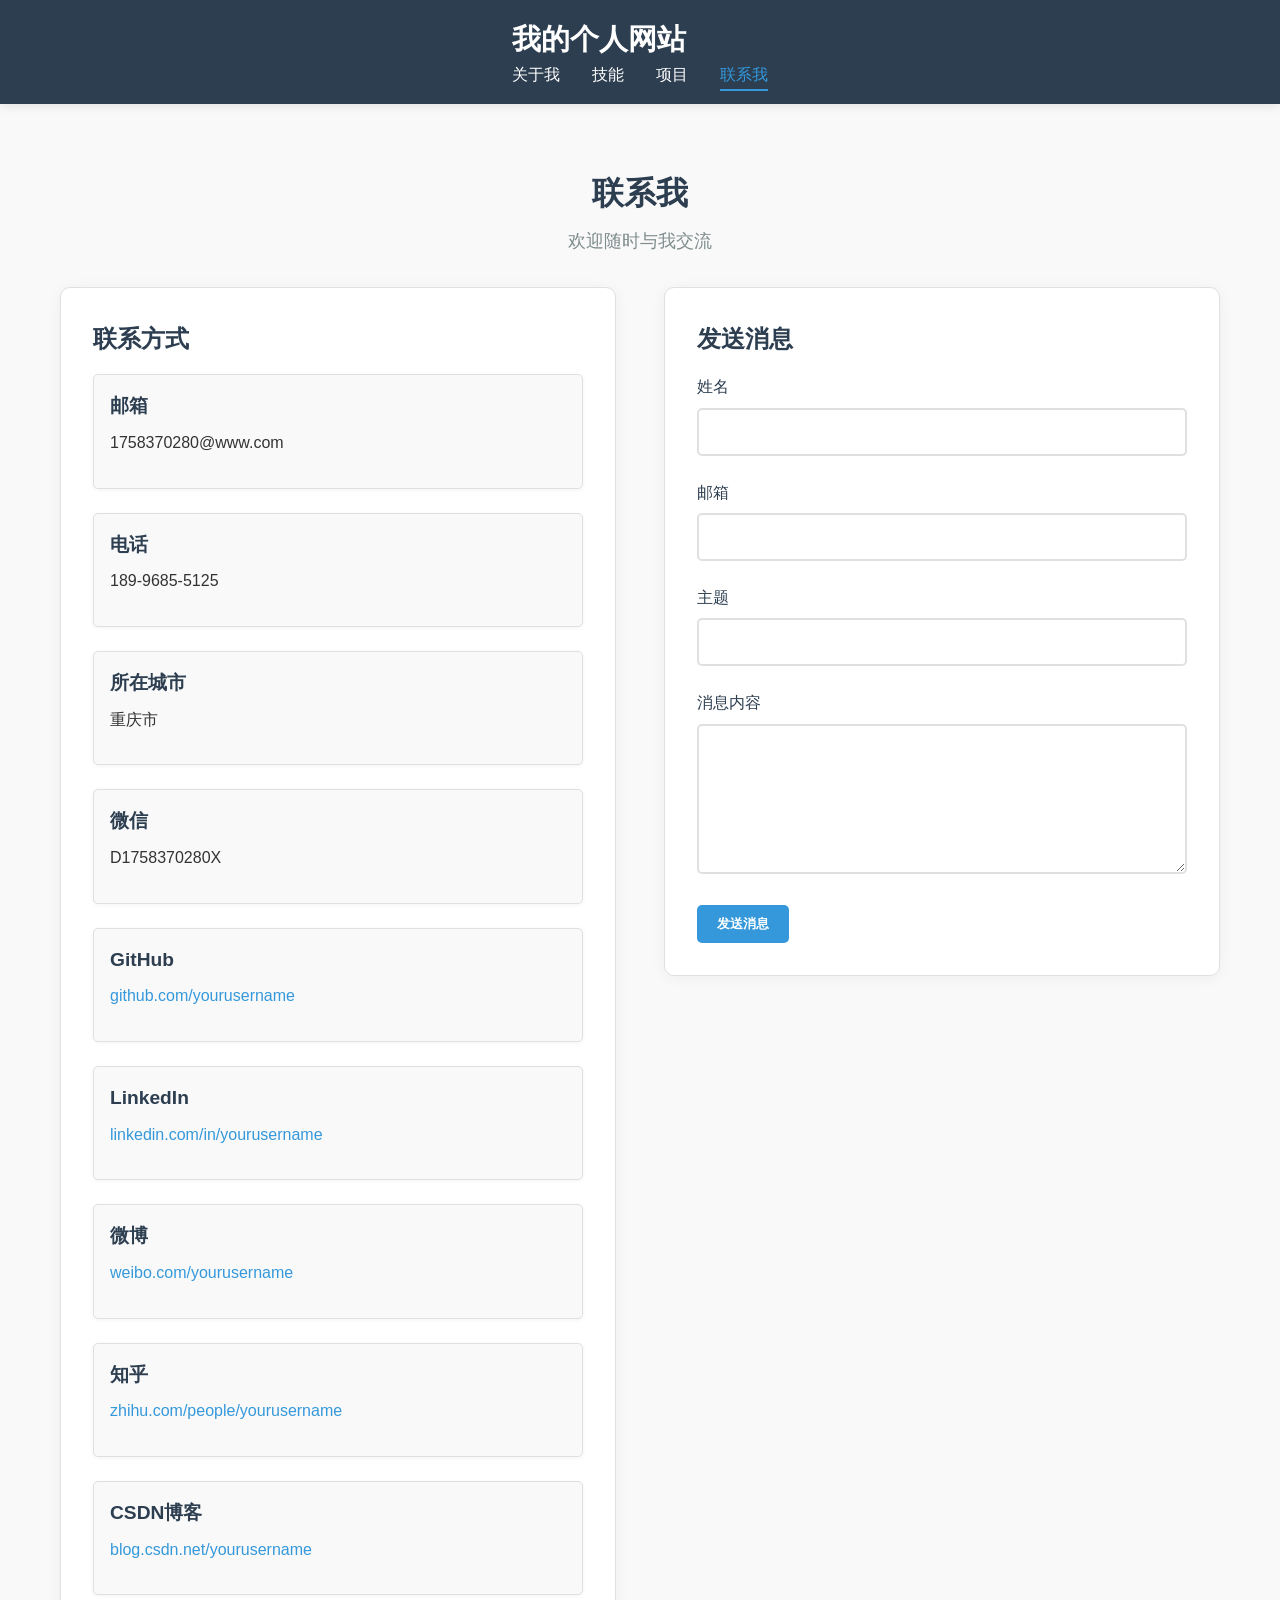
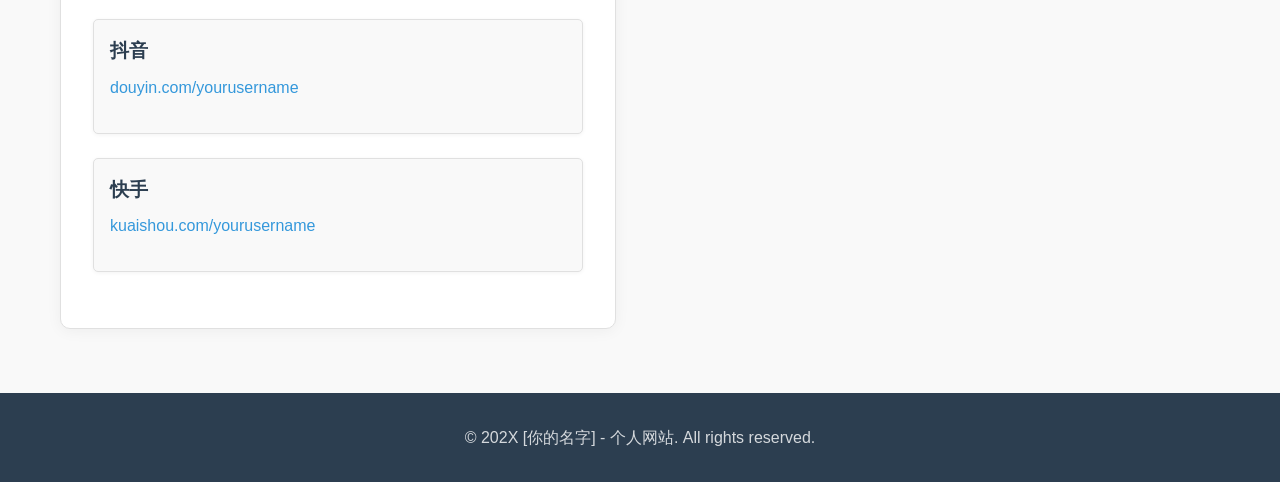
<file: contact.html>
<!DOCTYPE html>
<html lang="zh-CN">
  <head>
    <meta charset="UTF-8" />
    <meta name="viewport" content="width=device-width, initial-scale=1.0" />
    <title>个人网站 - 联系我</title>
    <link rel="stylesheet" href="style.css" />
  </head>
  <body>
    <!-- 导航栏 -->
    <header>
      <nav>
        <div class="container">
          <div class="logo">
            <h1>我的个人网站</h1>
          </div>
          <ul class="nav-links">
            <li><a href="index.html">关于我</a></li>
            <li><a href="skills.html">技能</a></li>
            <li><a href="projects.html">项目</a></li>
            <li><a href="contact.html" class="active">联系我</a></li>
          </ul>
        </div>
      </nav>
    </header>

    <!-- 主要内容 -->
    <main>
      <section class="contact">
        <div class="container">
          <h2>联系我</h2>
          <p class="subtitle">欢迎随时与我交流</p>

          <div class="contact-grid">
            <!-- 联系信息 -->
            <div class="contact-info">
              <h3>联系方式</h3>
              <div class="contact-item">
                <h4>邮箱</h4>
                <p>1758370280@www.com</p>
              </div>
              <div class="contact-item">
                <h4>电话</h4>
                <p>189-9685-5125</p>
              </div>
              <div class="contact-item">
                <h4>所在城市</h4>
                <p>重庆市</p>
              </div>
              <div class="contact-item">
                <h4>微信</h4>
                <p>D1758370280X</p>
              </div>
              <div class="contact-item">
                <h4>GitHub</h4>
                <p>
                  <a href="#" class="contact-link">github.com/yourusername</a>
                </p>
              </div>
              <div class="contact-item">
                <h4>LinkedIn</h4>
                <p>
                  <a href="#" class="contact-link"
                    >linkedin.com/in/yourusername</a
                  >
                </p>
              </div>
              <div class="contact-item">
                <h4>微博</h4>
                <p>
                  <a href="#" class="contact-link">weibo.com/yourusername</a>
                </p>
              </div>
              <div class="contact-item">
                <h4>知乎</h4>
                <p>
                  <a href="#" class="contact-link"
                    >zhihu.com/people/yourusername</a
                  >
                </p>
              </div>
              <div class="contact-item">
                <h4>CSDN博客</h4>
                <p>
                  <a href="#" class="contact-link"
                    >blog.csdn.net/yourusername</a
                  >
                </p>
              </div>
              <div class="contact-item">
                <h4>抖音</h4>
                <p>
                  <a href="#" class="contact-link"
                    >douyin.com/yourusername</a
                  >
                </p>
              </div>
              <div class="contact-item">
                <h4>快手</h4>
                <p>
                  <a href="#" class="contact-link"
                    >kuaishou.com/yourusername</a
                  >
                </p>
              </div>
            </div>

            <!-- 联系表单 -->
            <div class="contact-form">
              <h3>发送消息</h3>
              <form>
                <div class="form-group">
                  <label for="name">姓名</label>
                  <input type="text" id="name" name="name" required />
                </div>
                <div class="form-group">
                  <label for="email">邮箱</label>
                  <input type="email" id="email" name="email" required />
                </div>
                <div class="form-group">
                  <label for="subject">主题</label>
                  <input type="text" id="subject" name="subject" required />
                </div>
                <div class="form-group">
                  <label for="message">消息内容</label>
                  <textarea
                    id="message"
                    name="message"
                    rows="6"
                    required
                  ></textarea>
                </div>
                <button type="submit" class="btn">发送消息</button>
              </form>
            </div>
          </div>
        </div>
      </section>
    </main>

    <!-- 页脚 -->
    <footer>
      <div class="container">
        <p>&copy; 202X [你的名字] - 个人网站. All rights reserved.</p>
      </div>
    </footer>
  </body>
</html>
</file>
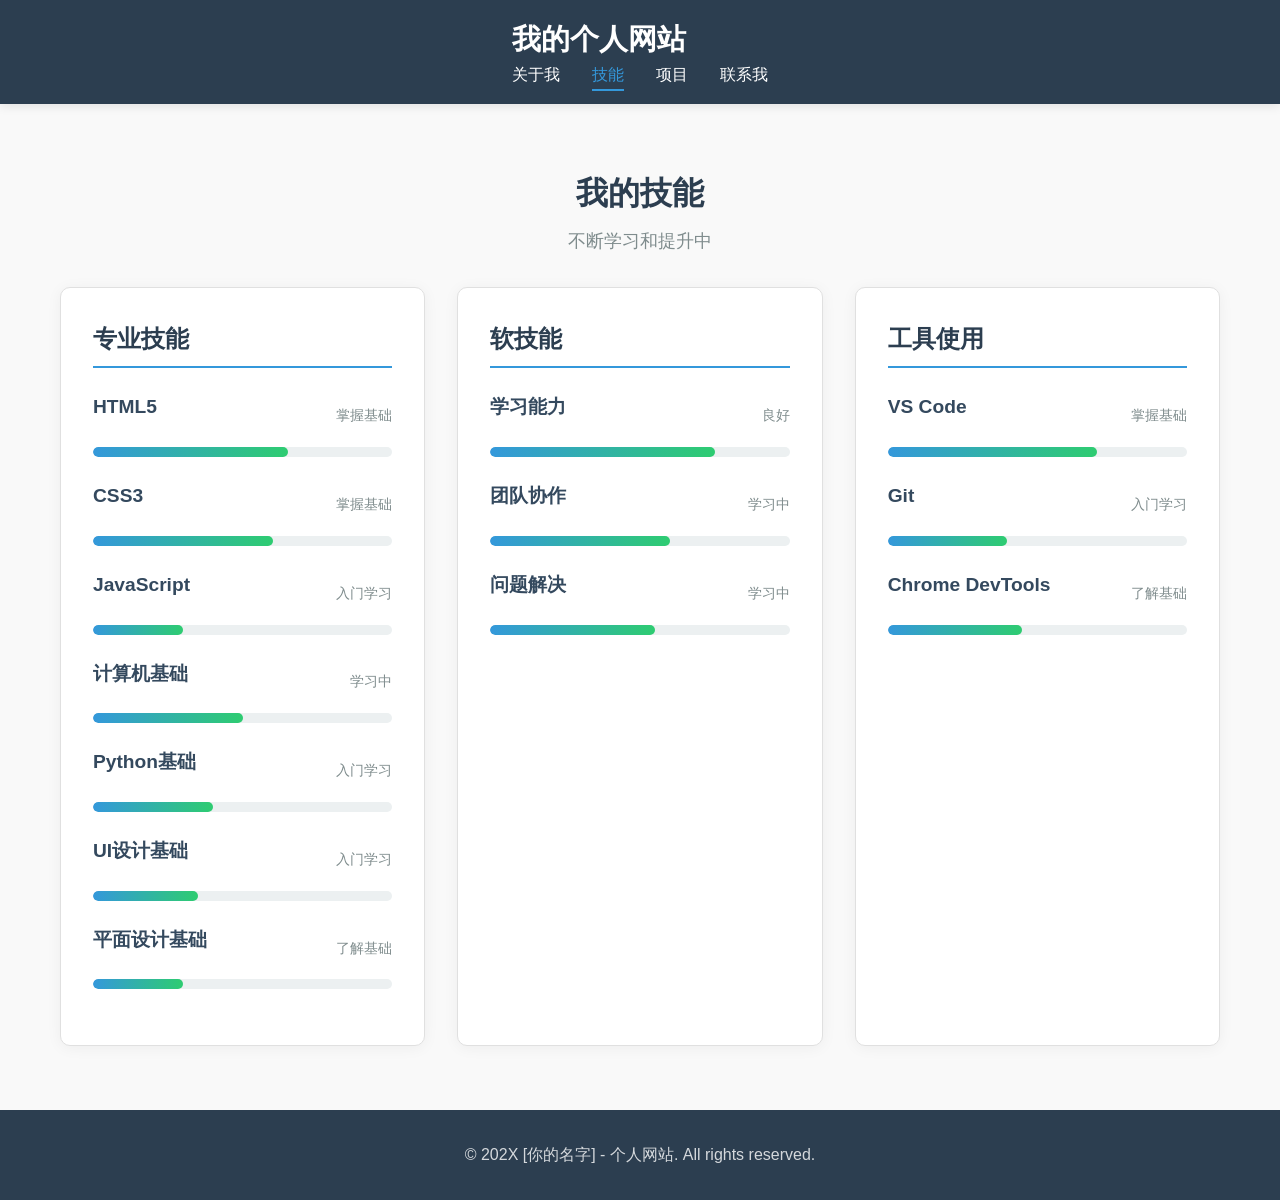
<file: skills.html>
<!DOCTYPE html>
<html lang="zh-CN">
<head>
    <meta charset="UTF-8">
    <meta name="viewport" content="width=device-width, initial-scale=1.0">
    <title>个人网站 - 技能</title>
    <link rel="stylesheet" href="style.css">
</head>
<body>
    <!-- 导航栏 -->
    <header>
        <nav>
            <div class="container">
                <div class="logo">
                    <h1>我的个人网站</h1>
                </div>
                <ul class="nav-links">
                    <li><a href="index.html">关于我</a></li>
                    <li><a href="skills.html" class="active">技能</a></li>
                    <li><a href="projects.html">项目</a></li>
                    <li><a href="contact.html">联系我</a></li>
                </ul>
            </div>
        </nav>
    </header>

    <!-- 主要内容 -->
    <main>
        <section class="skills">
            <div class="container">
                <h2>我的技能</h2>
                <p class="subtitle">不断学习和提升中</p>
                
                <div class="skills-grid">
                    <!-- 专业技能 -->
                    <div class="skill-category">
                        <h3>专业技能</h3>
                        <div class="skill-item">
                            <div class="skill-header">
                                <h4>HTML5</h4>
                                <span class="skill-level">掌握基础</span>
                            </div>
                            <div class="skill-bar">
                                <div class="skill-progress" style="width: 65%;"></div>
                            </div>
                        </div>
                        
                        <div class="skill-item">
                            <div class="skill-header">
                                <h4>CSS3</h4>
                                <span class="skill-level">掌握基础</span>
                            </div>
                            <div class="skill-bar">
                                <div class="skill-progress" style="width: 60%;"></div>
                            </div>
                        </div>
                        
                        <div class="skill-item">
                            <div class="skill-header">
                                <h4>JavaScript</h4>
                                <span class="skill-level">入门学习</span>
                            </div>
                            <div class="skill-bar">
                                <div class="skill-progress" style="width: 30%;"></div>
                            </div>
                        </div>
                        
                        <div class="skill-item">
                            <div class="skill-header">
                                <h4>计算机基础</h4>
                                <span class="skill-level">学习中</span>
                            </div>
                            <div class="skill-bar">
                                <div class="skill-progress" style="width: 50%;"></div>
                            </div>
                        </div>
                        
                        <div class="skill-item">
                            <div class="skill-header">
                                <h4>Python基础</h4>
                                <span class="skill-level">入门学习</span>
                            </div>
                            <div class="skill-bar">
                                <div class="skill-progress" style="width: 40%;"></div>
                            </div>
                        </div>
                        
                        <div class="skill-item">
                            <div class="skill-header">
                                <h4>UI设计基础</h4>
                                <span class="skill-level">入门学习</span>
                            </div>
                            <div class="skill-bar">
                                <div class="skill-progress" style="width: 35%;"></div>
                            </div>
                        </div>
                        
                        <div class="skill-item">
                            <div class="skill-header">
                                <h4>平面设计基础</h4>
                                <span class="skill-level">了解基础</span>
                            </div>
                            <div class="skill-bar">
                                <div class="skill-progress" style="width: 30%;"></div>
                            </div>
                        </div>
                    </div>
                    
                    <!-- 软技能 -->
                    <div class="skill-category">
                        <h3>软技能</h3>
                        <div class="skill-item">
                            <div class="skill-header">
                                <h4>学习能力</h4>
                                <span class="skill-level">良好</span>
                            </div>
                            <div class="skill-bar">
                                <div class="skill-progress" style="width: 75%;"></div>
                            </div>
                        </div>
                        
                        <div class="skill-item">
                            <div class="skill-header">
                                <h4>团队协作</h4>
                                <span class="skill-level">学习中</span>
                            </div>
                            <div class="skill-bar">
                                <div class="skill-progress" style="width: 60%;"></div>
                            </div>
                        </div>
                        
                        <div class="skill-item">
                            <div class="skill-header">
                                <h4>问题解决</h4>
                                <span class="skill-level">学习中</span>
                            </div>
                            <div class="skill-bar">
                                <div class="skill-progress" style="width: 55%;"></div>
                            </div>
                        </div>
                    </div>
                    
                    <!-- 工具使用 -->
                    <div class="skill-category">
                        <h3>工具使用</h3>
                        <div class="skill-item">
                            <div class="skill-header">
                                <h4>VS Code</h4>
                                <span class="skill-level">掌握基础</span>
                            </div>
                            <div class="skill-bar">
                                <div class="skill-progress" style="width: 70%;"></div>
                            </div>
                        </div>
                        
                        <div class="skill-item">
                            <div class="skill-header">
                                <h4>Git</h4>
                                <span class="skill-level">入门学习</span>
                            </div>
                            <div class="skill-bar">
                                <div class="skill-progress" style="width: 40%;"></div>
                            </div>
                        </div>
                        
                        <div class="skill-item">
                            <div class="skill-header">
                                <h4>Chrome DevTools</h4>
                                <span class="skill-level">了解基础</span>
                            </div>
                            <div class="skill-bar">
                                <div class="skill-progress" style="width: 45%;"></div>
                            </div>
                        </div>
                    </div>
                </div>
            </div>
        </section>
    </main>

    <!-- 页脚 -->
    <footer>
        <div class="container">
            <p>&copy; 202X [你的名字] - 个人网站. All rights reserved.</p>
        </div>
    </footer>
</body>
</html>
</file>
<file: style.css>
/* 全局样式重置和基础设置 */
* {
    margin: 0;
    padding: 0;
    box-sizing: border-box;
}

body {
    font-family: 'Arial', sans-serif;
    line-height: 1.6;
    color: #333;
    background-color: #f4f4f4;
}

.container {
    max-width: 1200px;
    margin: 0 auto;
    padding: 0 20px;
}

/* 通用网格容器样式 */
.grid {
    display: grid;
    gap: 2rem;
    margin-top: 2rem;
}

.grid-1 {
    grid-template-columns: 1fr;
}

.grid-2 {
    grid-template-columns: 1fr 1fr;
}

.grid-3 {
    grid-template-columns: 1fr 1fr 1fr;
}

.grid-4 {
    grid-template-columns: repeat(4, 1fr);
}

/* 响应式网格 */
.grid-auto {
    display: grid;
    grid-template-columns: repeat(auto-fit, minmax(300px, 1fr));
    gap: 2rem;
    margin-top: 2rem;
}

/* 标题样式 */
h1, h2, h3, h4 {
    font-weight: 600;
    margin-bottom: 1rem;
    color: #2c3e50;
}

h1 {
    font-size: 2.5rem;
}

h2 {
    font-size: 2rem;
    text-align: center;
    margin-bottom: 0.5rem;
}

h3 {
    font-size: 1.5rem;
}

h4 {
    font-size: 1.2rem;
    color: #34495e;
}

/* 段落样式 */
p {
    margin-bottom: 1rem;
}

/* 链接样式 */
a {
    color: #3498db;
    text-decoration: none;
    transition: color 0.3s ease;
}

a:hover {
    color: #2980b9;
}

/* 按钮样式 */
.btn {
    display: inline-block;
    background-color: #3498db;
    color: white;
    padding: 10px 20px;
    border-radius: 5px;
    text-decoration: none;
    transition: all 0.3s ease;
    font-weight: 600;
    border: none;
    cursor: pointer;
}

.btn:hover {
    background-color: #2980b9;
    transform: translateY(-2px);
    box-shadow: 0 4px 8px rgba(0, 0, 0, 0.1);
}

/* 副标题样式 */
.subtitle {
    text-align: center;
    color: #7f8c8d;
    margin-bottom: 2rem;
    font-size: 1.1rem;
}

/* 导航栏样式 */
header {
    background-color: #2c3e50;
    color: white;
    padding: 1rem 0;
    position: sticky;
    top: 0;
    z-index: 1000;
    box-shadow: 0 2px 10px rgba(0, 0, 0, 0.1);
}

nav {
    display: flex;
    justify-content: space-between;
    align-items: center;
}

.logo h1 {
    color: white;
    font-size: 1.8rem;
    margin: 0;
}

.nav-links {
    list-style: none;
    display: flex;
    gap: 2rem;
}

.nav-links li a {
    color: white;
    text-decoration: none;
    font-weight: 500;
    transition: all 0.3s ease;
    padding: 0.5rem 0;
    position: relative;
}

.nav-links li a:hover,
.nav-links li a.active {
    color: #3498db;
}

.nav-links li a.active::after {
    content: '';
    position: absolute;
    bottom: 0;
    left: 0;
    width: 100%;
    height: 2px;
    background-color: #3498db;
}

/* 英雄区域样式 */
.hero {
    background: linear-gradient(135deg, #667eea 0%, #764ba2 100%);
    color: white;
    padding: 4rem 0;
    text-align: center;
}

.hero-content {
    max-width: 800px;
    margin: 0 auto;
}

.profile-img {
    width: 150px;
    height: 150px;
    border-radius: 50%;
    object-fit: cover;
    border: 5px solid white;
    margin-bottom: 1.5rem;
    box-shadow: 0 4px 15px rgba(0, 0, 0, 0.2);
}

.hero h2 {
    color: white;
    font-size: 2.5rem;
    margin-bottom: 0.5rem;
}

.hero .subtitle {
    color: rgba(255, 255, 255, 0.9);
    font-size: 1.2rem;
    margin-bottom: 1.5rem;
}

.hero .description {
    font-size: 1.1rem;
    margin-bottom: 2rem;
    color: rgba(255, 255, 255, 0.9);
}

/* 关于我区域样式 */
.about {
    padding: 4rem 0;
    background-color: white;
}

.about-content {
    display: grid;
    grid-template-columns: 1fr 1fr;
    gap: 2.5rem;
    margin-top: 2rem;
    align-items: start;
}

.about-text, .about-goals {
    padding: 1.5rem;
    border: 1px solid #e0e0e0;
    border-radius: 8px;
    background-color: #fafafa;
    box-shadow: 0 2px 8px rgba(0, 0, 0, 0.05);
}

.about-text ul {
    list-style: none;
    margin-top: 1rem;
}

.about-text ul li {
    padding: 0.5rem 0;
    position: relative;
    padding-left: 1.5rem;
}

.about-text ul li::before {
    content: '✓';
    position: absolute;
    left: 0;
    color: #3498db;
    font-weight: bold;
}

/* 技能页面样式 */
.skills {
    padding: 4rem 0;
    background-color: #f9f9f9;
}

.skills-grid {
    display: grid;
    grid-template-columns: repeat(auto-fit, minmax(320px, 1fr));
    gap: 2rem;
    margin-top: 2rem;
}

.skill-category {
    background-color: white;
    padding: 2rem;
    border: 1px solid #e0e0e0;
    border-radius: 10px;
    box-shadow: 0 2px 15px rgba(0, 0, 0, 0.05);
}

.skill-category h3 {
    margin-bottom: 1.5rem;
    color: #2c3e50;
    border-bottom: 2px solid #3498db;
    padding-bottom: 0.5rem;
}

.skill-item {
    margin-bottom: 1.5rem;
}

.skill-header {
    display: flex;
    justify-content: space-between;
    align-items: center;
    margin-bottom: 0.5rem;
}

.skill-level {
    font-size: 0.9rem;
    color: #7f8c8d;
    font-weight: 500;
}

.skill-bar {
    width: 100%;
    height: 10px;
    background-color: #ecf0f1;
    border-radius: 5px;
    overflow: hidden;
}

.skill-progress {
    height: 100%;
    background: linear-gradient(90deg, #3498db, #2ecc71);
    border-radius: 5px;
    transition: width 1s ease-in-out;
}

/* 项目页面样式 */
.projects {
    padding: 4rem 0;
    background-color: white;
}

.projects-grid {
    display: grid;
    grid-template-columns: repeat(auto-fit, minmax(350px, 1fr));
    gap: 2.5rem;
    margin-top: 2rem;
}

.project-card {
    background-color: white;
    border: 1px solid #e0e0e0;
    border-radius: 10px;
    overflow: hidden;
    box-shadow: 0 4px 15px rgba(0, 0, 0, 0.08);
    transition: transform 0.3s ease, box-shadow 0.3s ease;
}

.project-card:hover {
    transform: translateY(-5px);
    box-shadow: 0 8px 25px rgba(0, 0, 0, 0.12);
}

.project-img img {
    width: 100%;
    height: 200px;
    object-fit: cover;
}

.project-content {
    padding: 1.5rem;
}

.project-date {
    font-size: 0.9rem;
    color: #7f8c8d;
    margin-bottom: 0.5rem;
    padding: 0.3rem 0.8rem;
    background-color: #f0f0f0;
    border: 1px solid #e0e0e0;
    border-radius: 15px;
    display: inline-block;
    font-weight: 500;
}

.project-description {
    margin-bottom: 1rem;
    color: #555;
}

.project-tech {
    display: flex;
    flex-wrap: wrap;
    gap: 0.5rem;
    margin-top: 1rem;
}

.tech-tag {
    background-color: #ecf0f1;
    color: #2c3e50;
    padding: 0.3rem 0.8rem;
    border: 1px solid #d0d0d0;
    border-radius: 20px;
    font-size: 0.8rem;
    font-weight: 500;
    transition: all 0.3s ease;
}

/* 联系页面样式 */
.contact {
    padding: 4rem 0;
    background-color: #f9f9f9;
}

.contact-grid {
    display: grid;
    grid-template-columns: 1fr 1fr;
    gap: 3rem;
    margin-top: 2rem;
    align-items: start;
}

.contact-info {
    background-color: white;
    padding: 2rem;
    border: 1px solid #e0e0e0;
    border-radius: 10px;
    box-shadow: 0 2px 15px rgba(0, 0, 0, 0.05);
}

.contact-item {
    margin-bottom: 1.5rem;
    padding: 1rem;
    background-color: #f9f9f9;
    border: 1px solid #e0e0e0;
    border-radius: 5px;
    transition: all 0.3s ease;
    box-shadow: 0 1px 4px rgba(0, 0, 0, 0.05);
}

.contact-item:hover {
    background-color: #ecf0f1;
}

.contact-item h4 {
    color: #2c3e50;
    margin-bottom: 0.5rem;
}

.contact-link {
    color: #3498db;
    text-decoration: none;
    transition: color 0.3s ease;
}

.contact-link:hover {
    color: #2980b9;
    text-decoration: underline;
}

.contact-form {
    background-color: white;
    padding: 2rem;
    border: 1px solid #e0e0e0;
    border-radius: 10px;
    box-shadow: 0 2px 15px rgba(0, 0, 0, 0.05);
}

.form-group {
    margin-bottom: 1.5rem;
}

.form-group label {
    display: block;
    margin-bottom: 0.5rem;
    color: #2c3e50;
    font-weight: 500;
}

.form-group input,
.form-group textarea {
    width: 100%;
    padding: 0.8rem;
    border: 2px solid #e0e0e0;
    border-radius: 5px;
    font-size: 1rem;
    transition: all 0.3s ease;
    font-family: inherit;
    background-color: white;
}

.form-group input:focus,
.form-group textarea:focus {
    outline: none;
    border-color: #3498db;
    box-shadow: 0 0 0 3px rgba(52, 152, 219, 0.1);
}

.form-group textarea {
    resize: vertical;
    min-height: 150px;
}

/* 学习经历样式 */
.education {
    padding: 4rem 0;
    background-color: #f9f9f9;
}

.education-item {
    background-color: white;
    padding: 2rem;
    border: 1px solid #e0e0e0;
    border-radius: 10px;
    box-shadow: 0 2px 15px rgba(0, 0, 0, 0.05);
}

.education-item h3 {
    margin-bottom: 1.5rem;
    color: #2c3e50;
    border-bottom: 2px solid #3498db;
    padding-bottom: 0.5rem;
}

.education-item ul {
    list-style: none;
}

.education-item ul li {
    padding: 0.8rem 0;
    position: relative;
    padding-left: 1.5rem;
    line-height: 1.5;
}

.education-item ul li::before {
    content: '▶';
    position: absolute;
    left: 0;
    color: #3498db;
    font-size: 0.9rem;
}

/* 获奖情况样式 */
.awards {
    padding: 4rem 0;
    background-color: white;
}

.award-card {
    background-color: #fafafa;
    padding: 2rem;
    border: 1px solid #e0e0e0;
    border-radius: 10px;
    box-shadow: 0 2px 10px rgba(0, 0, 0, 0.05);
    transition: all 0.3s ease;
}

.award-card:hover {
    transform: translateY(-5px);
    box-shadow: 0 5px 20px rgba(0, 0, 0, 0.1);
}

.award-card h3 {
    margin-bottom: 0.5rem;
    color: #2c3e50;
}

.award-date {
    font-size: 0.9rem;
    color: #7f8c8d;
    margin-bottom: 1rem;
    font-weight: 500;
}

/* 页脚样式 */
footer {
    background-color: #2c3e50;
    color: white;
    padding: 2rem 0;
    text-align: center;
}

footer p {
    margin: 0;
    color: rgba(255, 255, 255, 0.8);
}

/* 技能展示摘要样式 */
.skills-summary {
    padding: 4rem 0;
    background-color: #f9f9f9;
}

.skills-brief {
    display: flex;
    flex-wrap: wrap;
    gap: 1rem;
    justify-content: center;
    margin-top: 2rem;
}

.skill-tag {
    background-color: white;
    padding: 1rem 1.5rem;
    border-radius: 8px;
    border: 1px solid #e0e0e0;
    box-shadow: 0 2px 8px rgba(0, 0, 0, 0.05);
    display: flex;
    flex-direction: column;
    align-items: center;
    transition: all 0.3s ease;
}

.skill-tag:hover {
    transform: translateY(-3px);
    box-shadow: 0 4px 15px rgba(0, 0, 0, 0.1);
}

.tag-name {
    font-size: 1.1rem;
    font-weight: 600;
    color: #2c3e50;
    margin-bottom: 0.3rem;
}

.tag-level {
    font-size: 0.85rem;
    color: #7f8c8d;
}

/* 项目展示摘要样式 */
.projects-brief {
    padding: 4rem 0;
    background-color: white;
}

.project-showcase {
    display: flex;
    justify-content: center;
    margin-top: 2rem;
}

.project-card-mini {
    background-color: #fafafa;
    padding: 2rem;
    border-radius: 10px;
    border: 1px solid #e0e0e0;
    max-width: 600px;
    text-align: center;
    box-shadow: 0 2px 15px rgba(0, 0, 0, 0.05);
    transition: all 0.3s ease;
}

.project-card-mini:hover {
    transform: translateY(-5px);
    box-shadow: 0 5px 20px rgba(0, 0, 0, 0.1);
}

.project-icon {
    font-size: 3rem;
    margin-bottom: 1rem;
}

.project-card-mini h4 {
    color: #2c3e50;
    margin-bottom: 1rem;
}

.project-card-mini p {
    color: #555;
    margin-bottom: 1.5rem;
}

.project-tags {
    display: flex;
    flex-wrap: wrap;
    gap: 0.5rem;
    justify-content: center;
}

/* 联系方式摘要样式 */
.contact-brief {
    padding: 4rem 0;
    background-color: #f9f9f9;
}

.contact-grid-brief {
    display: grid;
    grid-template-columns: repeat(auto-fit, minmax(200px, 1fr));
    gap: 1.5rem;
    margin-top: 2rem;
}

.contact-card {
    background-color: white;
    padding: 1.5rem;
    border-radius: 10px;
    border: 1px solid #e0e0e0;
    text-align: center;
    box-shadow: 0 2px 10px rgba(0, 0, 0, 0.05);
    transition: all 0.3s ease;
}

.contact-card:hover {
    transform: translateY(-3px);
    box-shadow: 0 4px 15px rgba(0, 0, 0, 0.1);
}

.contact-icon {
    font-size: 2rem;
    margin-bottom: 0.5rem;
}

.contact-card h4 {
    color: #2c3e50;
    margin-bottom: 0.5rem;
}

.contact-card p {
    color: #555;
    margin: 0;
}

.social-links {
    display: flex;
    flex-wrap: wrap;
    gap: 1rem;
    justify-content: center;
    margin-top: 2rem;
}

.social-link {
    background-color: white;
    padding: 0.5rem 1rem;
    border-radius: 20px;
    border: 1px solid #e0e0e0;
    color: #2c3e50;
    text-decoration: none;
    transition: all 0.3s ease;
    font-size: 0.9rem;
}

.social-link:hover {
    background-color: #3498db;
    color: white;
    border-color: #3498db;
}

/* 响应式调整 */
@media (max-width: 768px) {
    .skills-brief {
        gap: 0.8rem;
    }
    
    .skill-tag {
        padding: 0.8rem 1rem;
    }
    
    .contact-grid-brief {
        grid-template-columns: repeat(2, 1fr);
    }
    
    .social-links {
        gap: 0.8rem;
    }
}

@media (max-width: 480px) {
    .contact-grid-brief {
        grid-template-columns: 1fr;
    }
}

/* 响应式设计 */
@media (max-width: 768px) {
    /* 导航栏响应式 */
    nav {
        flex-direction: column;
        gap: 1rem;
    }
    
    .logo h1 {
        font-size: 1.5rem;
    }
    
    .nav-links {
        gap: 1rem;
    }
    
    /* 英雄区域响应式 */
    .hero {
        padding: 3rem 0;
    }
    
    .hero h2 {
        font-size: 2rem;
    }
    
    .profile-img {
        width: 120px;
        height: 120px;
    }
    
    /* 关于我区域响应式 */
    .about-content {
        grid-template-columns: 1fr;
    }
    
    /* 技能页面响应式 */
    .skills-grid {
        grid-template-columns: 1fr;
    }
    
    /* 项目页面响应式 */
    .projects-grid {
        grid-template-columns: 1fr;
    }
    
    /* 联系页面响应式 */
    .contact-grid {
        grid-template-columns: 1fr;
        gap: 2rem;
    }
    
    /* 通用响应式调整 */
    h1 {
        font-size: 2rem;
    }
    
    h2 {
        font-size: 1.8rem;
    }
    
    .container {
        padding: 0 15px;
    }
}

@media (max-width: 480px) {
    /* 移动端进一步调整 */
    .nav-links {
        flex-wrap: wrap;
        justify-content: center;
    }
    
    .hero {
        padding: 2rem 0;
    }
    
    .hero h2 {
        font-size: 1.8rem;
    }
    
    section {
        padding: 2rem 0;
    }
    
    .skill-category,
    .contact-info,
    .contact-form {
        padding: 1.5rem;
    }
}

/* 平滑滚动效果 */
html {
    scroll-behavior: smooth;
}

/* 动画效果 */
@keyframes fadeIn {
    from {
        opacity: 0;
        transform: translateY(20px);
    }
    to {
        opacity: 1;
        transform: translateY(0);
    }
}

.hero-content,
.about-content,
.skills-grid,
.projects-grid,
.contact-grid {
    animation: fadeIn 1s ease-in-out;
}
</file>
